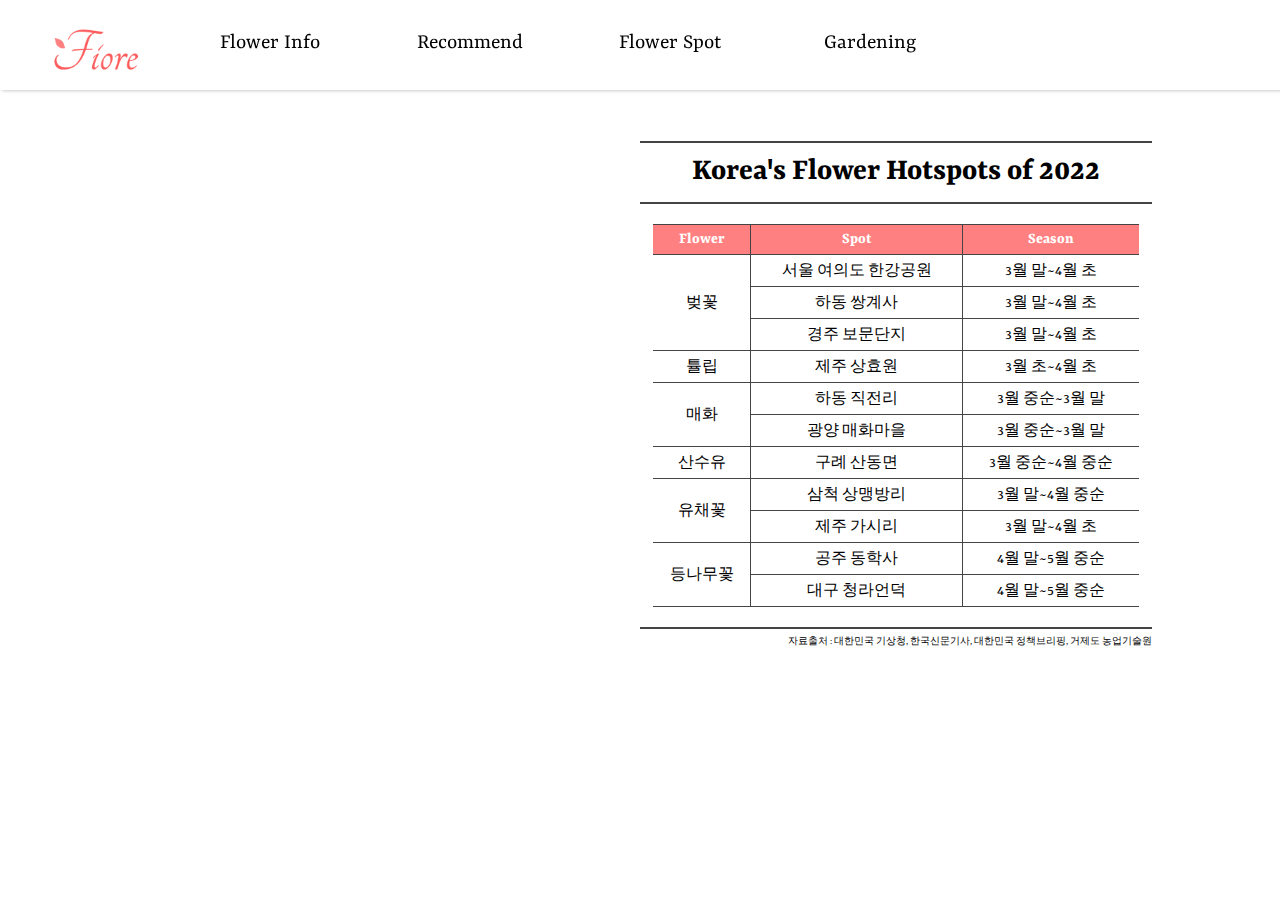
<file: FIORE/flowerSpot.html>
<!DOCTYPE html>
<html lang="ko">
<head>
  <meta charset="UTF-8">
  <meta http-equiv="X-UA-Compatible" content="IE=edge">
  <meta name="viewport" content="width=device-width, initial-scale=1.0">
  <title>Flower Spot</title>
  <link rel="preconnect" href="https://fonts.googleapis.com">
  <link rel="preconnect" href="https://fonts.gstatic.com" crossorigin>
  <link href="https://fonts.googleapis.com/css2?family=Yrsa&display=swap" rel="stylesheet">
  <link rel="stylesheet" href="flowerSpot.css">
  <script type="text/javascript" src="https://openapi.map.naver.com/openapi/v3/maps.js?ncpClientId=brz95ltnbc"></script>
</head>
<body>
	<header id="topbar">
	    <a href="Main.html"> <img id="logo" src="./img/logo.png"> </a>
	    <a href="Infomation.html" class="topnav">Flower Info</a>
	    <a href="recommend.html" class="topnav">Recommend</a>
	    <a href="flowerSpot.html" class="topnav">Flower Spot</a>
	    <a href="Gardening.html" class="topnav">Gardening</a>
	</header>
  <main>
    <!-- 지도 section -->
    <section id="mapbox">
      <div id="map"></div>
      <div id="commentDiv" style="position:absolute"></div>
    </section>

    <!-- 꽃 정보 section -->
    <section id="flowerSpot">
      <h1 class="tableHeader">Korea's Flower Hotspots of 2022</h1>
      <article>
        <table>
          <thead>
            <tr>
              <th>Flower</th>
              <th>Spot</th>
              <th>Season</th>
            </tr>
          </thead>
          <tbody>
            <tr>
              <td rowspan="3" class="flowerType">벚꽃</td>
              <td class="places" id="pl1">서울 여의도 한강공원</td>
              <td>3월 말~4월 초</td>
            </tr>
            <tr>
              <td class="places" id="pl2">하동 쌍계사</td>
              <td>3월 말~4월 초</td>
            </tr>
            <tr>
              <td class="places" id="pl3">경주 보문단지</td>
              <td>3월 말~4월 초</td>
            </tr>
            <tr>
              <td rowspan="1" class="flowerType">튤립</td>
              <td class="places" id="pl4">제주 상효원</td>
              <td>3월 초~4월 초</td>
            </tr>
            <tr>
              <td rowspan="2" class="flowerType">매화</td>
              <td class="places" id="pl5">하동 직전리</td>
              <td>3월 중순~3월 말</td>
            </tr>
            <tr>
              <td class="places" id="pl6">광양 매화마을</td>
              <td>3월 중순~3월 말</td>
            </tr>
            <tr>
              <td rowspan="1" class="flowerType">산수유</td>
              <td class="places" id="pl7">구례 산동면</td>
              <td>3월 중순~4월 중순</td>
            </tr>
            <tr>
              <td rowspan="2" class="flowerType">유채꽃</td>
              <td  class="places" id="pl8">삼척 상맹방리</td>
              <td>3월 말~4월 중순</td>
            </tr>
            <tr>
              <td class="places" id="pl9">제주 가시리</td>
              <td>3월 말~4월 초</td>
            </tr>
            <tr>
              <td rowspan="2" class="flowerType">등나무꽃</td>
              <td class="places" id="pl10">공주 동학사</td>
              <td>4월 말~5월 중순</td>
            </tr>
            <tr>
              <td class="places" id="pl11">대구 청라언덕</td>
              <td>4월 말~5월 중순</td>
            </tr>
          </tbody>
        </table>
      </article>
      <p id="dataSource">자료출처 : 대한민국 기상청, 한국신문기사, 대한민국 정책브리핑, 거제도 농업기술원</p>
    </section>
  </main>
  <div id="modal" class="modal-overlay">
    <div class="modal-window">
        <div class="title">
            <h2 id="placeName">장소이름</h2>
        </div>
        <div class="close-area">X</div>
        <div class="content">
            <p id="placeExp">설명</p>
        </div>
    </div>
  </div>
<script src="flowerSpot.js"></script>
</body>
</html>
</file>
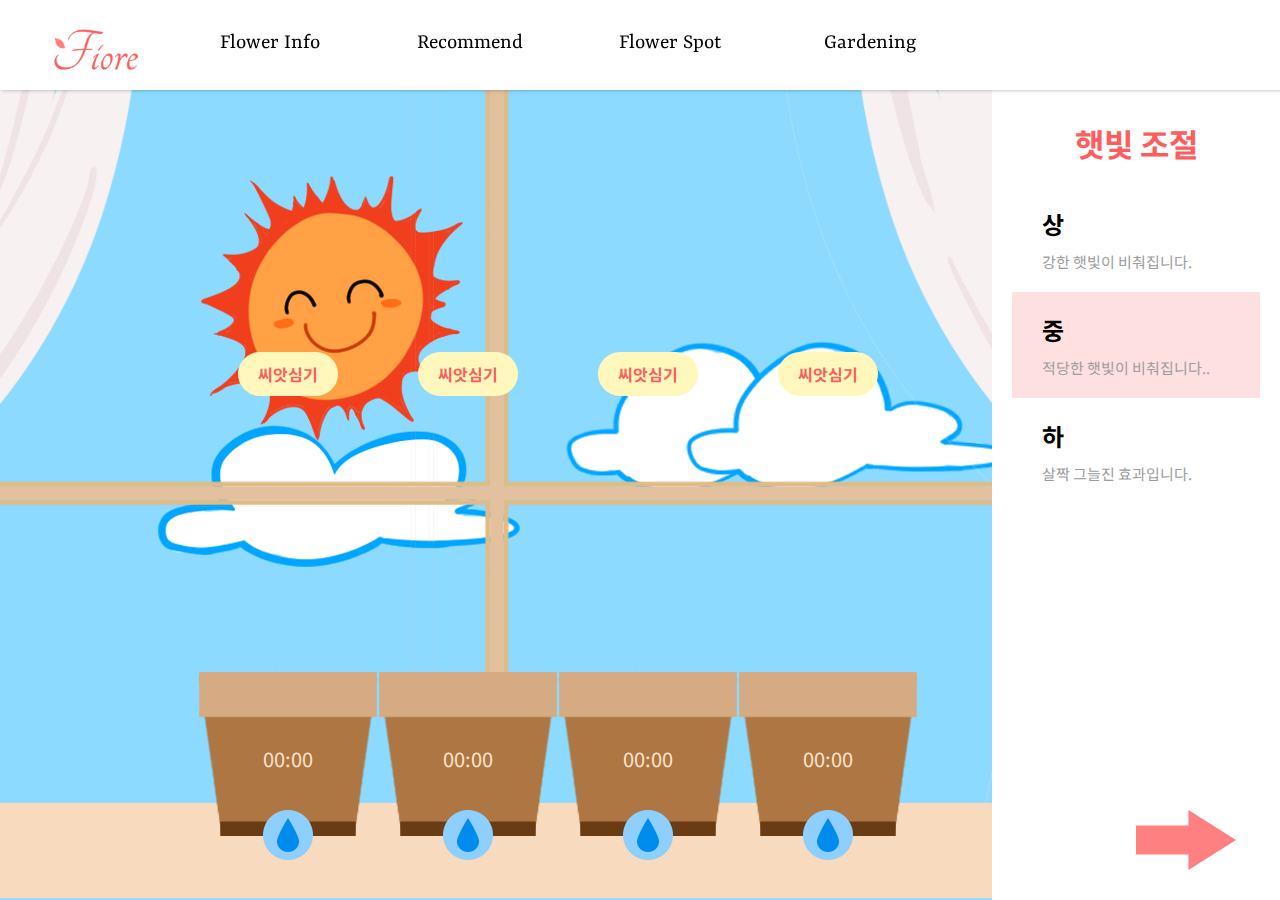
<file: FIORE/Gardening.html>
<!DOCTYPE html>
<html lang="en">

<head>
	<meta charset="UTF-8" />
	<meta http-equiv="X-UA-Compatible" content="IE=edge" />
	<meta name="viewport" content="width=device-width, initial-scale=1.0" />
	<link rel="preconnect" href="https://fonts.googleapis.com">
	<link rel="preconnect" href="https://fonts.gstatic.com" crossorigin>
	<link href="https://fonts.googleapis.com/css2?family=Noto+Sans+KR:wght@300&family=Yrsa&display=swap"
		rel="stylesheet">
	<link rel="stylesheet" type="text/css" href="Gardening.css" />
	<script type="text/javascript" defer src="Gardening.js"></script>
	<title>Gardening</title>
</head>

<body>
	<header id="topbar">
        <a href="Main.html"> <img id="logo" src="./img/logo.png"> </a>
        <a href="Infomation.html" class="topnav">Flower Info</a>
        <a href="recommend.html" class="topnav">Recommend</a>
        <a href="flowerSpot.html" class="topnav">Flower Spot</a>
        <a href="Gardening.html" class="topnav">Gardening</a>
    </header>
	<main>
		<section>
			<div id="background"></div>
			<div class="sun">
				<div id="sunLight">
					<img src="./img/sunlight.png" />
				</div>
				<div id="sunFace">
					<img src="./img/sun3.png" />
				</div>
			</div>
			<div class="clouds">
				<img src="./img/cloud1.png" />
				<img src="./img/cloud2.png" />
				<img src="./img/cloud1.png" />
				<img src="./img/cloud2.png" />
			</div>
			<article class="pots">
				<div class="pot">
					<button class="plantbtn">씨앗심기</button>
					<img class="plant" src="./img/seed.png" />
					<img class="background" src="./img/pot.png" />
					<div class="remaintime">00:00</div>
					<img class="waterbtn" src="./img/waterBtn.png" />
				</div>
				<div class="pot">
					<button class="plantbtn">수확하기</button>
					<img class="plant" src="./img/seed.png" />
					<img class="background" src="./img/pot.png" />
					<div class="remaintime">00:00</div>
					<img class="waterbtn" src="./img/waterBtn.png" />
				</div>
				<div class="pot">
					<button class="plantbtn">수확하기</button>
					<img class="plant" src="./img/seed.png" />
					<img class="background" src="./img/pot.png" />
					<div class="remaintime">00:00</div>
					<img class="waterbtn" src="./img/waterBtn.png" />
				</div>
				<div class="pot">
					<button class="plantbtn">수확하기</button>
					<img class="plant" src="./img/seed.png" />
					<img class="background" src="./img/pot.png" />
					<div class="remaintime">00:00</div>
					<img class="waterbtn" src="./img/waterBtn.png" />
				</div>
			</article>
		</section>
		<aside>
			<div id="optionHead">OPTION</div>
			<div class="option option-sun" data-value="3">
				<div class="optionName">상</div>
				<div class="optionInfo">강한 햇빛이 비춰집니다.</div>
			</div>
			<div class="option option-sun" data-value="2">
				<div class="optionName">중</div>
				<div class="optionInfo">적당한 햇빛이 비춰집니다..</div>
			</div>
			<div class="option option-sun" data-value="1">
				<div class="optionName">하</div>
				<div class="optionInfo">살짝 그늘진 효과입니다.</div>
			</div>
			<div class="option option-water" data-value="3">
				<div class="optionName">많이</div>
				<div class="optionInfo">충분히 양껏 줍니다.</div>
			</div>
			<div class="option option-water" data-value="2">
				<div class="optionName">적당히</div>
				<div class="optionInfo">흙이 마르지 않게 적셔줍니다.</div>
			</div>
			<div class="option option-water" data-value="1">
				<div class="optionName">조금</div>
				<div class="optionInfo">흙이 마르면 조금 줍니다.</div>
			</div>
			<div class="option option-seed" data-value="hyacinth">
				<div class="optionName">히아신스</div>
				<div class="optionInfo">작은 꼿이 덩어리로 핍니다.<br />파란색과 보라색이 있습니다.</div>
			</div>
			<div class="option option-seed" data-value="tulip">
				<div class="optionName">튤립</div>
				<div class="optionInfo">귀여운 구근 식물입니다.<br />주황색과 분홍색이 있습니다.</div>
			</div>
			<div class="option option-seed" data-value="rose">
				<div class="optionName">장미</div>
				<div class="optionInfo">로맨틱한 향기의 꽃입니다.<br />붉은색과 하얀색이 있습니다.</div>
			</div>
			<div class="option option-seed" data-value="lily">
				<div class="optionName">백합</div>
				<div class="optionInfo">순결을 상징하는 꽃입니다.<br />흰색과 노란색이 있습니다.</div>
			</div>
			<div class="option option-seed" data-value="anemone">
				<div class="optionName">아네모네</div>
				<div class="optionInfo">아~ 네모네.<br />보라색과 붉은색이 있습니다.</div>
			</div>
			<div class="option option-seed" data-value="daffodil">
				<div class="optionName">수선화</div>
				<div class="optionInfo">물을 많이 먹는 꽃입니다.<br />노란색과 하얀색이 있습니다.</div>
			</div>
			<div class="option option-seed" data-value="lavender">
				<div class="optionName">라벤더</div>
				<div class="optionInfo">아름다운 연보라색이 우아합니다.</div>
			</div>
			<div class="option option-seed" data-value="sunflower">
				<div class="optionName">해바라기</div>
				<div class="optionInfo">태양을 사랑하는 샛노란 꽃입니다.</div>
			</div>
			<a href="#" onclick="window.open('myGarden.html')">
				<img id="pageSwitch" src="./img/arrow.png" /></a>
		</aside>
	</main>
</body>

</html>
</file>
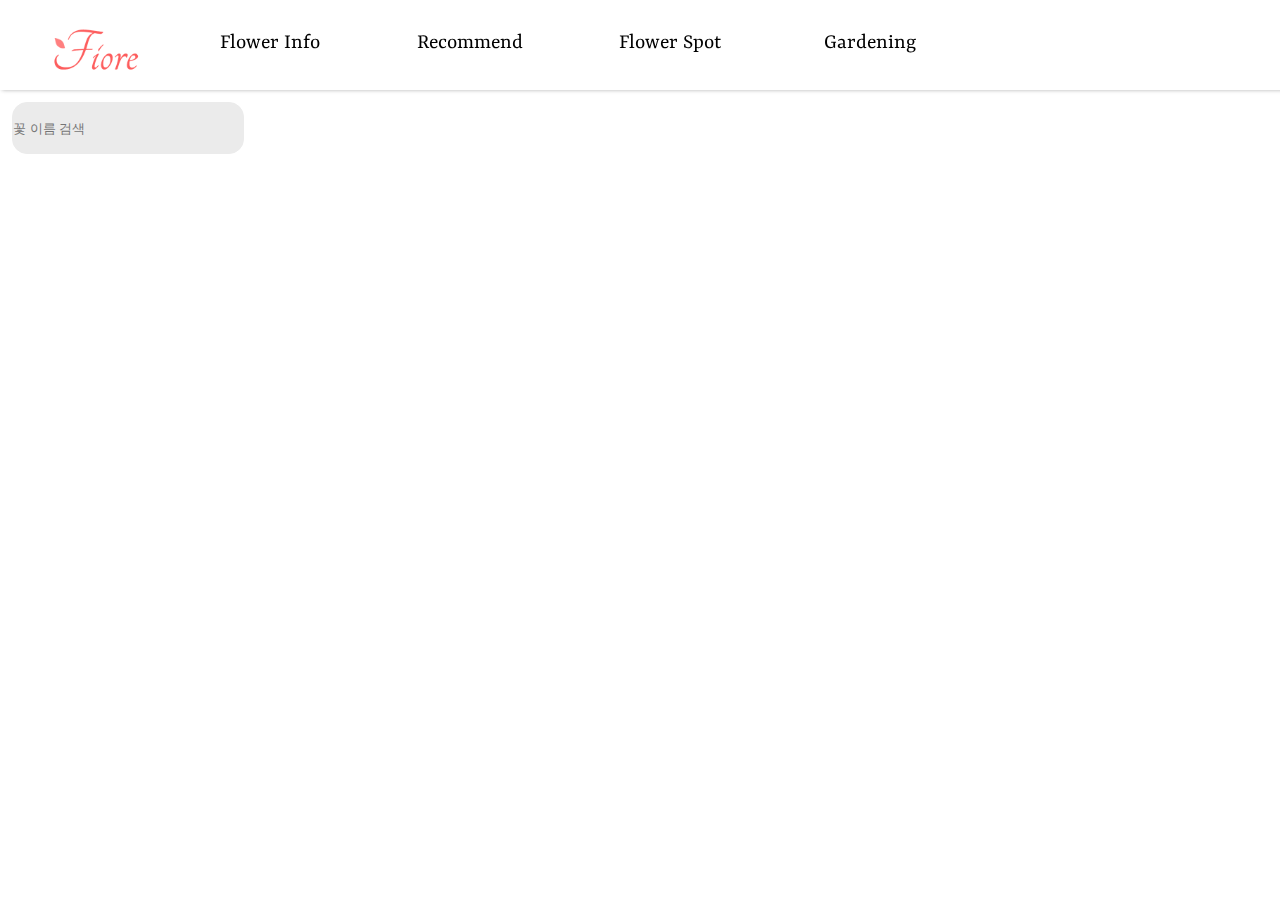
<file: FIORE/Infomation.html>
<!DOCTYPE html>
<html>
<head>
<meta charset="UTF-8">
<title>FIORE</title>
<link rel="preconnect" href="https://fonts.googleapis.com">
<link rel="preconnect" href="https://fonts.gstatic.com" crossorigin>
<link href="https://fonts.googleapis.com/css2?family=Noto+Sans+KR:wght@300&family=Yrsa&display=swap" rel="stylesheet">
<style>
	@charset "utf-8";
        * {
            margin: 0;
            padding: 0;
        }
    body{
    		height: 100%;
    		width: 100%;
    		margin: 0;
            padding: 0;
    	}
	header {
            z-index: 99;
            position: fixed;
            width: 100%;
            height: 90px;
            padding-left: 50px;
            box-shadow: 2px 0px 4px #0000004f;
            background-color: white;

            display: flex;
        }
	section {
			margin-top: 90px;
			height: 80%; 
			width: 75%; 
			float: left; 
			overflow: scroll; 
			padding-left: 5%;
			padding-top: 5%;
			-ms-overflow-style: none;
		}
	section::-webkit-scrollbar{
			display: none;
	}
	#logo {
            width: 90px;
        }
        .topnav {
            width: 120px;
            text-align: center;
            padding: 30px 10px;
            margin-left: 60px;
            font-size: 22px;
            text-decoration: none;
            color: black;
            font-family: 'Yrsa', serif;
        }
        .topnav:hover {
            border-bottom: 3px solid #FD5D5D;
            color: #FD5D5D;
        }
	h2 a {
			text-decoration: none;
		}
	nav {
			margin-top: 90px; 
			width: 20%; 
			height: 80%; 
			float: left; 
			overflow: scroll;
			-ms-overflow-style: none;
		}
	nav::-webkit-scrollbar{
			display: none;
		}
	ul {
			list-style: none; 
		}
	section div{
			background: #FFECEC;
			border-radius: 10px;
		}
	li {
			color: black; 
			height: 66px;
			border: 1px solid #C5C5C5; 
			padding-top: 1.3em;
			box-sizing: border-box;
			padding-left: 1em;
			font-family: "Noto Sans KR", sans-selif;
		}
	li:hover {
		background: #FFD7D7;
		}
	#input{
			width: 90%;
			height: 50px;
			margin: 12px;
			left: -10px;

			background: #EBEBEB;
			border: 1px solid #EBEBEB;
			border-radius: 15px;
		}
	#img{
			width: 224px;
			height: 224px;
			background: #FFECEC;
			border-radius: 10px;
			float: left;
		}
	#nameTag{
			float: left;
			position: relative;
			margin-left: 14px;
			width: 592px;
			height: 224px;
			background: #FFECEC;
			border-radius: 10px;
		}
	#innerNameTag{
			position: absolute;
			bottom: 18px;
			left: 18px;
		}
	#flowLang{
			width: 794px;
			height: 91px;
			float: left;
			padding: 17px 18px 0 18px;
			margin-top: 13px;

			background: #FFECEC;
			border-radius: 10px;
		}
	#fContent{
			width: 794px;
			height: 131px;
			float: left;
			padding: 17px 18px 0 18px;
			margin-top: 13px;

			background: #FFECEC;
			border-radius: 10px;
		}
	#fUse{
			width: 794px;
			height: 131px;
			float: left;
			padding: 17px 18px 0 18px;
			margin-top: 13px;

			background: #FFECEC;
			border-radius: 10px;
		}
	#fGrow{
			width: 794px;
			height: 131px;
			float: left;
			padding: 17px 18px 0 18px;
			margin-top: 13px;

			background: #FFECEC;
			border-radius: 10px;
		}
	#fType{
			width: 794px;
			height: 131px;
			float: left;
			padding: 17px 18px 0 18px;
			margin-top: 13px;

			background: #FFECEC;
			border-radius: 10px;
		}
</style>
</head>
<body>
	<header id="topbar">
        <a href="Main.html"> <img id="logo" src="./img/logo.png"> </a>
        <a href="Infomation.html" class="topnav">Flower Info</a>
        <a href="recommend.html" class="topnav">Recommend</a>
        <a href="flowerSpot.html" class="topnav">Flower Spot</a>
        <a href="Gardening.html" class="topnav">Gardening</a>
    </header>
	<nav id="nav">
		<ul id="list">
		<input onkeyup="searchName()" type="text" id="input" placeholder="꽃 이름 검색" value="">
		</ul>
	</nav>
	<section id="section">
	</section>
	<script>
	let xhr = new XMLHttpRequest();
	let url = 'http://apis.data.go.kr/1390804/NihhsTodayFlowerInfo01/selectTodayFlowerList01';
	let queryParams = '?' + encodeURIComponent('serviceKey') + '='+'R7Y2gKOGiTpCr38JTAdNMKjKIkgRaqgUZteHLc%2B1KTuhpY5vBCGXORI9UB6K%2B%2FfaNeBi2EHOtxFa14q6ZsdTXg%3D%3D';
	queryParams += '&' + encodeURIComponent('numOfRows') + '=' + encodeURIComponent('366');
	queryParams += '&' + encodeURIComponent('searchType') + '=' + encodeURIComponent('1');
	xhr.open('GET', url + queryParams);
	xhr.onreadystatechange = function () {
	    if (this.readyState == 4) {
	    	let xmlDoc = this.responseXML;
	    	let flowNm = xmlDoc.getElementsByTagName("flowNm");
	    	let n = document.getElementById("list");
	        for(let i = 0; i < flowNm.length; i++){
	        	let childObj = document.createElement("li");
	        	childObj.addEventListener("click", aboutList);
	        	childObj.innerHTML = flowNm[i].childNodes[0].nodeValue;
	        	n.appendChild(childObj);
	        }
	    }
	};

	xhr.send('');
	
	let lastObj = null;
	
	function aboutList(){
		if(lastObj){
			lastObj.style.backgroundColor = "white";
		}
		lastObj = this;
		this.style.backgroundColor = "#FFD7D7";
		let eventQueryParams = '?' + encodeURIComponent('serviceKey') + '='+'R7Y2gKOGiTpCr38JTAdNMKjKIkgRaqgUZteHLc%2B1KTuhpY5vBCGXORI9UB6K%2B%2FfaNeBi2EHOtxFa14q6ZsdTXg%3D%3D';
		eventQueryParams += '&' + encodeURIComponent('searchType') + '=' + encodeURIComponent('9');
		eventQueryParams += '&' + encodeURIComponent('searchWord') + '=' + encodeURIComponent(this.innerHTML);
		xhr.open('GET', url + eventQueryParams);
		xhr.onreadystatechange = function () {
		    if (this.readyState == 4) {
		    	let xmlDoc = this.responseXML;
		    	let dataNo = xmlDoc.getElementsByTagName("dataNo");
		    	let searchUrl = "http://apis.data.go.kr/1390804/NihhsTodayFlowerInfo01/selectTodayFlowerView01";
		    	let searchQueryParams = '?' + encodeURIComponent('serviceKey') + '='+'R7Y2gKOGiTpCr38JTAdNMKjKIkgRaqgUZteHLc%2B1KTuhpY5vBCGXORI9UB6K%2B%2FfaNeBi2EHOtxFa14q6ZsdTXg%3D%3D';
		    	searchQueryParams += '&' + encodeURIComponent('dataNo') + '=' + encodeURIComponent(dataNo[0].childNodes[0].nodeValue);
		    	xhr.open('GET', searchUrl + searchQueryParams);
		    	xhr.onreadystatechange = function () {
		    	    if (this.readyState == 4) {
		    	    	let xmlDoc = this.responseXML;
		    	    	let flowNmObj = xmlDoc.getElementsByTagName("flowNm");
		    	    	let flowNm = flowNmObj[0].childNodes[0].nodeValue;
		    	    	let flowLangObj = xmlDoc.getElementsByTagName("flowLang");
		    	    	let flowLang = flowLangObj[0].childNodes[0].nodeValue;
		    	    	let fMonthObj = xmlDoc.getElementsByTagName("fMonth");
		    	    	let fMonth = fMonthObj[0].childNodes[0].nodeValue;
		    	    	let fDayObj = xmlDoc.getElementsByTagName("fDay");
		    	    	let fDay = fDayObj[0].childNodes[0].nodeValue;
		    	    	let fSctNmObj = xmlDoc.getElementsByTagName("fSctNm");
		    	    	let fSctNm = fSctNmObj[0].childNodes[0].nodeValue;
		    	    	let fEngNmObj = xmlDoc.getElementsByTagName("fEngNm");
		    	    	let fEngNm = fEngNmObj[0].childNodes[0].nodeValue;
		    	    	let fContentObj = xmlDoc.getElementsByTagName("fContent");
		    	    	let fContent = fContentObj[0].childNodes[0].nodeValue;
		    	    	let fUseObj = xmlDoc.getElementsByTagName("fUse");
		    	    	let fUse = fUseObj[0].childNodes[0].nodeValue;
		    	    	let fGrowObj = xmlDoc.getElementsByTagName("fGrow");
		    	    	let fGrow = fGrowObj[0].childNodes[0].nodeValue;
		    	    	let fTypeObj = xmlDoc.getElementsByTagName("fType");
		    	    	let fType = fTypeObj[0].childNodes[0].nodeValue;
		    	    	let imgUrl1Obj = xmlDoc.getElementsByTagName("imgUrl1");
		    	    	let imgUrl1 = imgUrl1Obj[0].childNodes[0].nodeValue;
		    	    	let section = document.getElementById("section");
		    	    	section.innerHTML = "";
		    	    	section.innerHTML = "<div id='img' style='background: url("+imgUrl1+"); background-repeat : no-repeat; background-size: cover;'></div>";
		    	    	section.innerHTML += "<div id='nameTag'><div id='innerNameTag'><h1>"+flowNm+"</h1>"+
		    	    						 "<p id='fSctNm'>"+fSctNm+"</p>" +
		    	    						 "<p id='fEngNm'>"+fEngNm+"</p></div></div>";
		    	    	section.innerHTML += "<div id='flowLang'><h3>꽃말</h3><br><p>"+flowLang+"</p></div>";
		    	    	section.innerHTML += "<div id='fContent'><h3>설명</h3><br><p>"+fContent+"</p></div>";
		    	    	section.innerHTML += "<div id='fUse'><h3>이용법</h3><br><p>"+fUse+"</p></div>";
		    	    	section.innerHTML += "<div id='fGrow'><h3>기르는 법</h3><br><p>"+fGrow+"</p></div>";
		    	    	section.innerHTML += "<div id='fType'><h3>자생지</h3><br><p>"+fType+"</p></div>";
		    	    }
		    	};
		    	xhr.send('');
		    }
		};
		xhr.send('');
	}
	
	function searchName(){
		value = document.getElementById("input").value;
		liObj = document.getElementsByTagName("li");
		
		for(i=0; i<liObj.length; i++){
			itemName = liObj[i].innerHTML;
			if(itemName.indexOf(value)>-1){
				liObj[i].style.display = "flex";
			}else{
				liObj[i].style.display = "none";
			}
		}
	}
	</script>
	
</body>
</html>
</file>
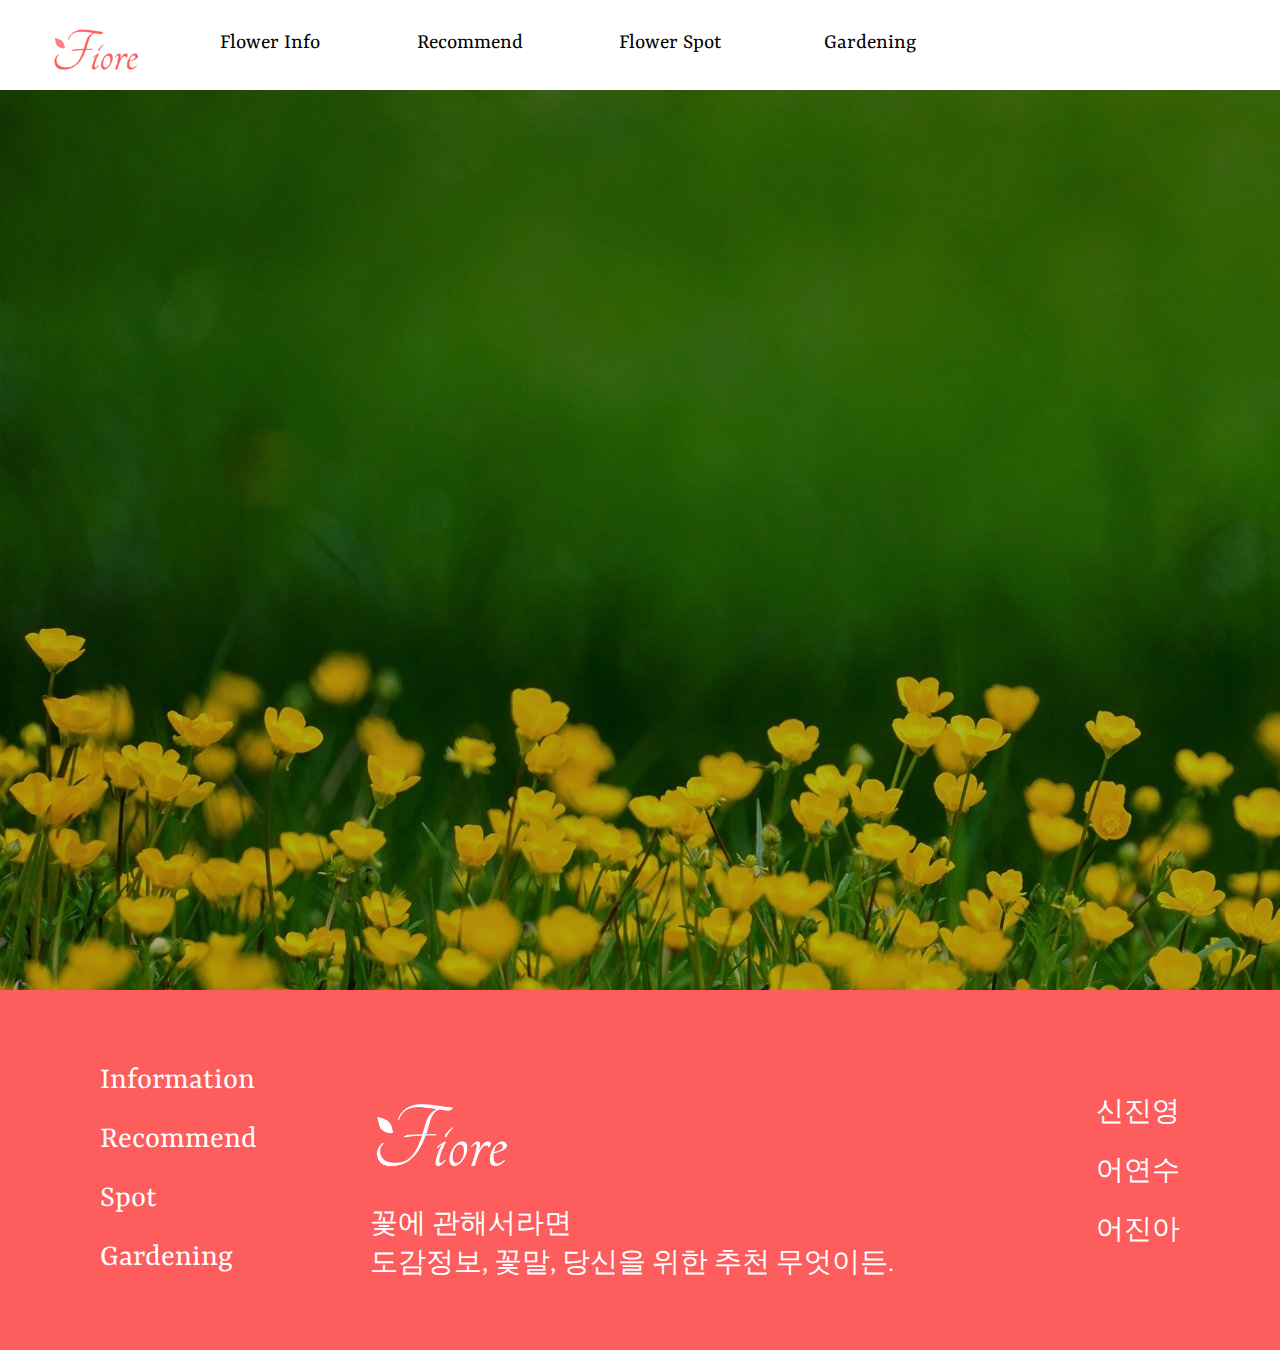
<file: FIORE/Main.html>
<!DOCTYPE html>
<html>

<head>
    <meta charset="UTF-8">
    <title>FIORE</title>
    <link rel="preconnect" href="https://fonts.googleapis.com">
    <link rel="preconnect" href="https://fonts.gstatic.com" crossorigin>
    <link href="https://fonts.googleapis.com/css2?family=Yrsa&display=swap" rel="stylesheet">

    <style>
        @charset "utf-8";

        * {
            margin: 0;
            padding: 0;
            font-family: 'Yrsa', serif;
            color: white;
        }

        html,
        body {
            height: 100%;
            width: 100%;
        }

        header {
            z-index: 99;
            position: fixed;
            width: 100%;
            height: 90px;
            padding-left: 50px;
            background-color: white;

            display: flex;
        }
        #logo {
            width: 90px;
        }
        .topnav {
            width: 120px;
            text-align: center;
            padding: 30px 10px;
            margin-left: 60px;
            font-size: 22px;
            text-decoration: none;
            color: black;
            font-family: 'Yrsa', serif;
        }
        .topnav:hover {
            border-bottom: 3px solid #FD5D5D;
            color: #FD5D5D;
        }

        section {
            filter: brightness(70%);
            width: 100%;
            height: 100%;
            padding-top: 90px;
        }

        footer {
            padding: 50px 100px;
            height: 260px;
            background-color: #FD5D5D;
            display: flex;
            align-items: center;
            justify-content: space-between;
        }

        #footerList {
            display: flex;
            flex-direction: column;
            align-items: flex-start;
            flex: 1;
        }

        .footerA {
            flex: 1;
            font-size: 32px;
            padding: 10px 0px;
            text-align: left;
            text-decoration: none;
        }

        .footerA:hover {
            animation: imagemove 0.5s;
            animation-fill-mode: forwards;
        }

        @keyframes imagemove {
            0% {
                transform: translateX(0px);
            }

            100% {
                transform: translateX(10px);
            }
        }

        #footlogo {
            width: 140px;
        }

        #footerInformation {
            flex: 2;
        }

        #footInfo {
            font-size: 28px;
        }

        #footerDevName {
            flex: 1;
            text-align: right;
        }

        .devname {
            padding: 10px 0px;
            font-size: 28px;
        }
    </style>

</head>

<body>
	<header id="topbar">
        <a href="Main.html"> <img id="logo" src="./img/logo.png"> </a>
        <a href="Infomation.html" class="topnav">Flower Info</a>
        <a href="recommend.html" class="topnav">Recommend</a>
        <a href="flowerSpot.html" class="topnav">Flower Spot</a>
        <a href="Gardening.html" class="topnav">Gardening</a>
    </header>
    <section id="backImg">
    </section>
    <footer>
        <div id="footerList">
            <a href="Infomation.html" class="footerA">Information </a>
            <a href="recommend.html" class="footerA">Recommend</a>
            <a href="flowerSpot.html" class="footerA">Spot</a>
            <a href="Gardening.html" 	class="footerA" >Gardening</a>
        </div>
        <div id="footerInformation">
            <img id="footlogo" src="./img/whitelogo.png">
            <div id="footInfo">꽃에 관해서라면<br>
                도감정보, 꽃말, 당신을 위한 추천 무엇이든.</div>
        </div>
        <div id="footerDevName">
            <p class="devname">신진영</p>
            <p class="devname">어연수</p>
            <p class="devname">어진아</p>
        </div>
    </footer>
</body>
<script>
    let rannum = Math.floor((Math.random() * 7 + 1));
    let backImg = document.getElementById("backImg");
    backImg.style.backgroundImage = `url('./img/back${rannum}.jpg')`;

    
    window.addEventListener('scroll', function() {
        if(window.scrollY){
            document.getElementById("topbar").style.backgroundColor = `#ffffff`;
            document.getElementById("logo").src = "./img/logo.png"
            document.getElementsByClassName("topnav")[0].style.color = "#000000";
            document.getElementsByClassName("topnav")[1].style.color = "#000000";
            document.getElementsByClassName("topnav")[2].style.color = "#000000";
            document.getElementsByClassName("topnav")[3].style.color = "#000000";
        }else{
            document.getElementById("topbar").style.backgroundColor = "#ffffff00";
            document.getElementById("logo").src = "./img/whitelogo.png"
            document.getElementsByClassName("topnav")[0].style.color = "#ffffff";
            document.getElementsByClassName("topnav")[1].style.color = "#ffffff";
            document.getElementsByClassName("topnav")[2].style.color = "#ffffff";
            document.getElementsByClassName("topnav")[3].style.color = "#ffffff";
            
        }
    });
</script>

</html>
</file>
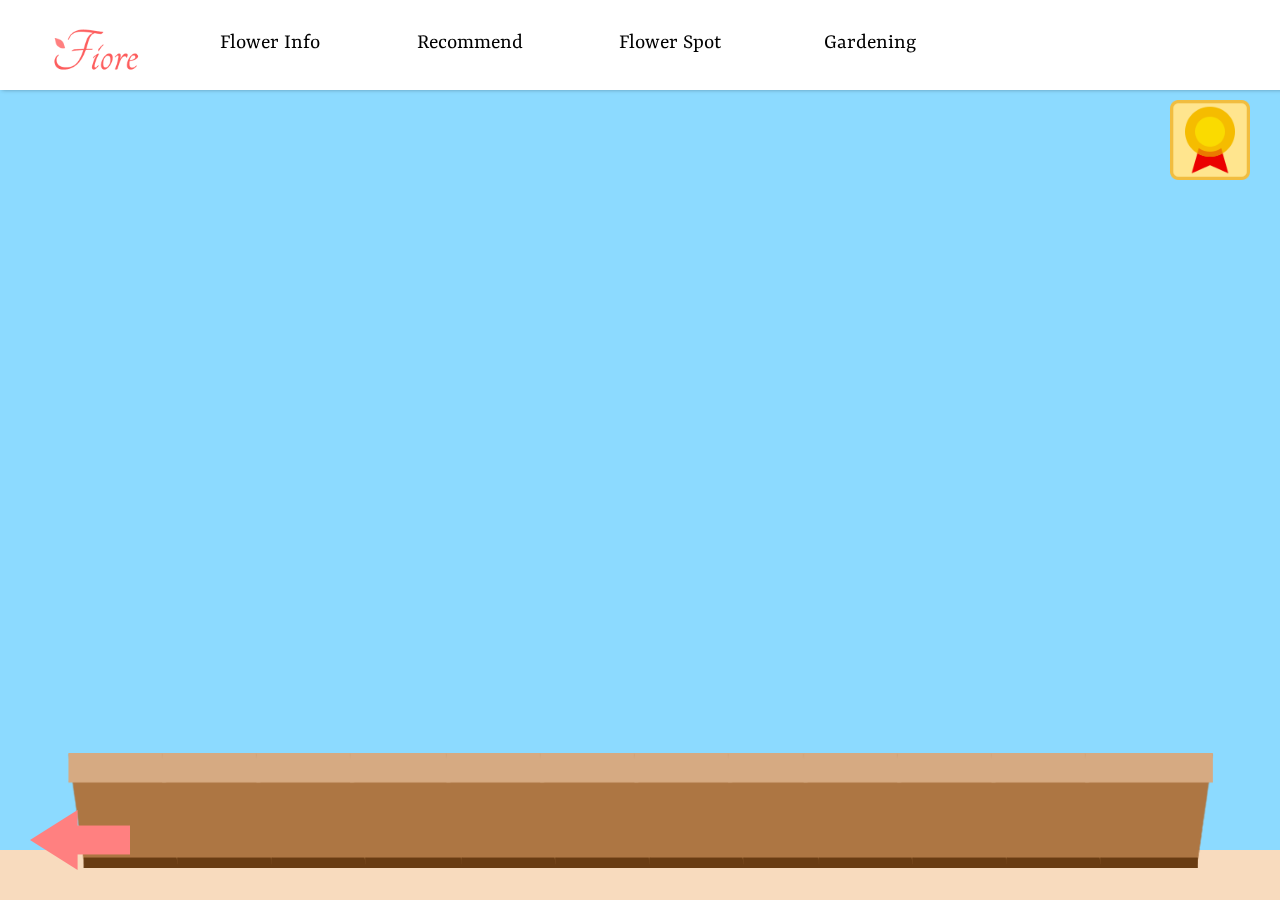
<file: FIORE/myGarden.html>
<!DOCTYPE html>
<html lang="en">

<head>
    <meta charset="UTF-8">
    <meta http-equiv="X-UA-Compatible" content="IE=edge">
    <meta name="viewport" content="width=device-width, initial-scale=1.0">
    <link rel="stylesheet" type="text/css" href="myGarden.css">
    <link rel="preconnect" href="https://fonts.googleapis.com">
	<link rel="preconnect" href="https://fonts.gstatic.com" crossorigin>
	<link href="https://fonts.googleapis.com/css2?family=Noto+Sans+KR:wght@300&family=Yrsa&display=swap"
		rel="stylesheet">
    <script type="text/javascript" defer src="myGarden.js"></script>
    <title>Gardening</title>
</head>

<body>
    <header id="topbar">
        <a href="Main.html"> <img id="logo" src="./img/logo.png"> </a>
        <a href="Infomation.html" class="topnav">Flower Info</a>
        <a href="recommend.html" class="topnav">Recommend</a>
        <a href="flowerSpot.html" class="topnav">Flower Spot</a>
        <a href="Gardening.html" class="topnav">Gardening</a>
    </header>
    <a href="#" onclick="window.open('Gardening.html')">
    <img id="pageSwitch" src="./img/reversearrow.png" /></a>
    <aside> 
        <img id="challengeBtn" src="./img/challengeIcon.png">
        <div id="challengeBox">
            <div class="challList">
                <div class="challText" data-value="rose4">
                    <div class="challName">순수</div>
                    <div class="challInfo">하얀 장미꽃이 피었습니다.</div>
                </div>
                <img class="challcheck" src="./img/checkGreen.png">
            </div>
            <div class="challList">
                <div class="challText" data-value="rose3">
                    <div class="challName">열렬한 사랑</div>
                    <div class="challInfo">빨간 장미꽃 가시에 주의하세요.</div>
                </div>
                <img class="challcheck" src="./img/checkGreen.png">
            </div>
            <div class="challList">
                <div class="challText" data-value="hyacinth3">
                    <div class="challName">불변</div>
                    <div class="challInfo">푸른 히아신스가 피었습니다.</div>
                </div>
                <img class="challcheck" src="./img/checkGreen.png">
            </div>
            <div class="challList">
                <div class="challText" data-value="hyacinth4">
                    <div class="challName">영원한 사랑</div>
                    <div class="challInfo">보라색 히아신스가 피었습니다.</div>
                </div>
                <img class="challcheck" src="./img/checkGreen.png">
            </div>
            <div class="challList">
                <div class="challText" data-value="tulip3">
                    <div class="challName">수줍음</div>
                    <div class="challInfo">주황색 튤립이 피었습니다.</div>
                </div>
                <img class="challcheck" src="./img/checkGreen.png">
            </div>
            <div class="challList">
                <div class="challText" data-value="tulip4">
                    <div class="challName">애정</div>
                    <div class="challInfo">분홍색 튤립이 피었습니다.</div>
                </div>
                <img class="challcheck" src="./img/checkGreen.png">
            </div>
            <div class="challList">
                <div class="challText" data-value="lily3">
                    <div class="challName">순결</div>
                    <div class="challInfo">하얀 백합이 피었습니다.</div>
                </div>
                <img class="challcheck" src="./img/checkGreen.png">
            </div>
            <div class="challList">
                <div class="challText" data-value="lily4">
                    <div class="challName">죽음</div>
                    <div class="challInfo">노란 백합이 피었습니다.</div>
                </div>
                <img class="challcheck" src="./img/checkGreen.png">
            </div>
            <div class="challList">
                <div class="challText" data-value="anemone3">
                    <div class="challName">기다림</div>
                    <div class="challInfo">보라색 아네모네가 피었습니다.</div>
                </div>
                <img class="challcheck" src="./img/checkGreen.png">
            </div>
            <div class="challList">
                <div class="challText" data-value="anemone4">
                    <div class="challName">고독</div>
                    <div class="challInfo">빨간색 아네모네가 피었습니다.</div>
                </div>
                <img class="challcheck" src="./img/checkGreen.png">
            </div>
            <div class="challList">
                <div class="challText" data-value="daffodil3">
                    <div class="challName">자기애</div>
                    <div class="challInfo">노란 수선화가 피었습니다.</div>
                </div>
                <img class="challcheck" src="./img/checkGreen.png">
            </div>
            <div class="challList">
                <div class="challText" data-value="daffodil4">
                    <div class="challName">자존심</div>
                    <div class="challInfo">하얀 수선화가 피었습니다.</div>
                </div>
                <img class="challcheck" src="./img/checkGreen.png">
            </div>
            <div class="challList">
                <div class="challText" data-value="lavender3">
                    <div class="challName">침묵</div>
                    <div class="challInfo">라벤더꽃이 피었습니다.</div>
                </div>
                <img class="challcheck" src="./img/checkGreen.png">
            </div>
            <div class="challList">
                <div class="challText" data-value="sunflower3">
                    <div class="challName">동경</div>
                    <div class="challInfo">해바라기가 피었습니다.</div>
                </div>
                <img class="challcheck" src="./img/checkGreen.png">
            </div>
            <div class="challList">
                <div class="challText" data-value="0">
                    <div class="challName">완벽</div>
                    <div class="challInfo">모든 꽃을 수집했습니다!</div>
                </div>
                <img class="challcheck" src="./img/checkGreen.png">
            </div>
        </div>
    </aside>
    <section>
        <article class="plants">
        </article>
        <article class="pot">
            <img id="pot" src="./img/longpot.png">
        </article>
    </section>
    <footer></footer>
</body>

</html>
</file>
<file: FIORE/flowerSpot.css>
*{
  margin: 0;
  padding: 0;
  font-family: 'Noto Sans KR','Yrsa', sans-serif;
}

html,
body{
    background-color: white;
    width: 100%;
    height: 100%;
    margin: 0px;
    overflow: hidden;
}

        header {
            z-index: 99;
            position: fixed;
            width: 100%;
            height: 90px;
            padding-left: 50px;
            box-shadow: 2px 0px 4px #0000004f;
            background-color: white;

            display: flex;
        }
        #logo {
            width: 90px;
        }
        .topnav {
            width: 120px;
            text-align: center;
            padding: 30px 10px;
            margin-left: 60px;
            font-size: 22px;
            text-decoration: none;
            color: black;
            font-family: 'Yrsa', serif;
        }
        .topnav:hover {
            border-bottom: 3px solid #FD5D5D;
            color: #FD5D5D;
        }

main{
  display: flex;
  flex-direction: row;
  align-items: center;
}

section {
  margin-top: 11%;
}

#mapbox {
  flex: 1;
  margin-left: 10%;
}

#map {
  width:90%;
  height:500px;
}

#flowerSpot {
  flex: 1;
  text-align: center;
  margin-right: 10%;
  border-top: 2px solid #444444;
}

article {
  padding-bottom: 20px;
  border-bottom: 2px solid #444444;
}

.tableHeader{
  padding: 10px;
  margin-bottom: 20px;
  border-bottom: 2px solid #444444;
  font-size: 2rem;
}

table {
  margin: 0 auto;
  width: 95%;
  border-top: 1px solid #444444;
  border-collapse: collapse;
}
th {
  background-color: #FF8080;
  color: white;
}
th, td {
  border-bottom: 1px solid #444444;
  border-left: 1px solid #444444;
  padding: 5px;
}
th:first-child, .flowerType {
  border-left: none;
}
td:not(.flowerType):hover {
  background-color: rgba(255,128,128,0.2);
}

#flowerPlace {
  cursor: pointer;
}

#dataSource {
  margin-top: 5px;
  text-align: right;
  font-size: x-small;
}

/* 모달 창 */
#modal.modal-overlay {
  width: 100%;
  height: 100%;
  position: absolute;
  left: 0;
  top: 0;
  display: flex;
  flex-direction: column;
  align-items: center;
  justify-content: center;
  display: none;
  background: rgba(230, 230, 230, 0.25);
  box-shadow: 0 8px 32px 0 rgba(31, 38, 135, 0.37);
  backdrop-filter: blur(1.8px);
  -webkit-backdrop-filter: blur(1.5px);
  border-radius: 10px;
  border: 1px solid rgba(255, 255, 255, 0.18);
}

#modal .modal-window {
  background: rgba(253, 93, 93, 0.724);
  box-shadow: 0 8px 32px 0 rgba( 31, 38, 135, 0.37 );
  backdrop-filter: blur( 13.5px );
  -webkit-backdrop-filter: blur( 13.5px );
  border-radius: 10px;
  border: 1px solid rgba( 255, 255, 255, 0.18 );

  width: 550px;
  height: 260px;
  position: relative;
  top: -80px;
  padding: 30px;
}

#modal .title {
  padding-left: 10px;
  display: inline;
  text-shadow: 1px 1px 2px gray;
  color: white;
}

#modal .title h2 {
  display: inline;
  font-size: 2rem;
  font-weight: 900;
}

#modal .close-area {
  display: inline;
  float: right;
  padding-right: 10px;
  cursor: pointer;
  text-shadow: 1px 1px 2px gray;
  color: white;
}

#modal .content {
  margin-top: 20px;
  padding: 0px 10px;
  /* text-shadow: 1px 1px 2px gray; */
  color: white;
  font-size: 1.5rem;
}
</file>
<file: FIORE/Gardening.css>
@charset "utf-8";
* {
	margin: 0;
	padding: 0;
	font-family: "Noto Sans KR", sans-serif;
}
html,
body {
	width: 100%;
	height: 100%;
	margin: 0px;
	overflow: hidden;
}
header {
	z-index: 99;
	position: fixed;
	width: 100%;
	height: 90px;
	padding-left: 50px;
	box-shadow: 2px 0px 4px #0000004f;

	display: flex;
}
#logo {
	width: 90px;
}
.topnav {
	width: 120px;
	text-align: center;
	padding: 30px 10px;
	margin-left: 60px;
	font-size: 22px;
	text-decoration: none;
	color: black;
	font-family: 'Yrsa', serif;
}
.topnav:hover {
	border-bottom: 3px solid #FD5D5D;
	color: #FD5D5D;
}
main {
	padding-top: 90px;
	display: flex;
	flex-direction: row;
	width: 100%;
	height: calc(100% - 90px);
}
section {
	flex: 4;

	position: relative;
	background-color: #8cdaff;

	display: flex;
	justify-content: center;
	align-items: center;
    user-select: none;
    -webkit-user-drag: none;
}
#background {
	position: absolute;
	height: 100%;
	width: 100%;
	background-image: url("./img/background.png");
	background-size: auto 100%;
	background-repeat: no-repeat;
	background-position: center;

    z-index: 3;
}
aside {
	flex: 1;
	z-index: 4;
	background-color: white;
	text-align: center;
	padding: 30px 20px;
    overflow: auto;

}
aside::-webkit-scrollbar{
    width: 6px;
}
aside::-webkit-scrollbar-thumb{
    height: 27%;
    background-color: #c2c2c2;
    border-radius: 10px;
}
aside::-webkit-scrollbar-track{
    background-color: #9c9c9c36;
}
#optionHead {
	font-size: 32px;
	color: #fd5d5d;
	font-weight: bold;
	padding-bottom: 20px;
}
.option {
	text-align: left;
	padding: 20px 30px;

    cursor: pointer;
    user-select: none;
}
.option:hover{
    background-color: #e7e7e7;
}
.option:active{
    background-color: #ffe0e0;
}
.optionName {
	font-size: 24px;
	font-weight: bold;
	padding-bottom: 10px;
}
.optionInfo {
	font-size: 15px;
	color: #9c9c9c;
}
#pageSwitch {
	position: absolute;
	bottom: 30px;
}
#pageSwitch:hover{
    animation: imageshake 1s;
    animation-iteration-count: infinite;
}
#pageSwitch:active{
    filter: brightness(80%);
}
@keyframes imageshake{
    0% {transform: translateX(0px);}
    50% {transform: translateX(5px);}
    100% {transform: translateX(0px);}
}
#sunLight {
	position: absolute;
	top: 10%;
	left: 20%;
	z-index: 2;
	animation: imagerotation 4s;
	transform-origin: 50% 50%;
	animation-iteration-count: infinite;
	animation-timing-function: linear;
}
#sunFace {
	position: absolute;
	top: 10%;
	left: 20%;
	z-index: 3;
	animation: imagescale 2s;
	animation-iteration-count: infinite;
}
@keyframes imagerotation {
	from {
		transform: rotate(0deg);
	}
	to {
		transform: rotate(360deg);
	}
}
@keyframes imagescale {
	0% {
		transform: scale(0.85);
	}
	50% {
		transform: scale(0.9);
	}
	100% {
		transform: scale(0.85);
	}
}
.clouds {
	position: absolute;
	width: 100%;
	height: 100%;
	z-index: 0;
}
.clouds img{
	position: absolute;

	transition: 0.25s;
}
.pots {
    position: relative;
    
    width: 60%;
    margin-top: 20%;
    
	display: flex;
	justify-content: space-around;
    
	z-index: 100;

}
.pot {
    position: relative;
	display: flex;
	flex-direction: column;
    justify-content: space-around;

}

.plantbtn {
    cursor: pointer;

	font-size: 16px;
	color: #fd5d5d;
    font-weight: bold;
	background-color: #fff7bc;
    border: none;
	border-radius: 100px;
	padding: 10px 20px;
    width: fit-content;

    margin: 0 auto;
}
.plantbtn:active{
    filter: brightness(80%);
}
.remaintime {
    position: absolute;
    left: 50%;
    bottom: 13%;

    transform: translateX(-50%);

	color: #fee2c9;
    font-size: 20px;
}
.waterbtn {
    cursor: pointer;

    position:absolute;
	width: 50px;
    left: 50%;
    bottom: -5%;

    transform: translateX(-50%);
}
.waterbtn:active{
    filter: brightness();
}
</file>
<file: FIORE/myGarden.css>
@charset "utf-8";
*{
    margin: 0;
    padding: 0;
    font-family: 'Noto Sans KR', sans-serif;
}
html,
body{
    background-color: #8cdaff;
    width: 100%;
    height: 100%;
    margin: 0px;
    overflow: hidden;
}
header {
    z-index: 99;
    position: fixed;
    width: 100%;
    height: 90px;
    padding-left: 50px;
    box-shadow: 2px 0px 4px #0000004f;
    background-color: white;

    display: flex;
}
#logo {
    width: 90px;
}
.topnav {
    width: 120px;
    text-align: center;
    padding: 30px 10px;
    margin-left: 60px;
    font-size: 22px;
    text-decoration: none;
    color: black;
    font-family: 'Yrsa', serif;
}
.topnav:hover {
    border-bottom: 3px solid #FD5D5D;
    color: #FD5D5D;
}
footer{
    z-index: 0;
    position: absolute;
    bottom: 0px;
    width: 100%;
    height: 50px;
    background-color: #f8dbbe;
}
#challengeBtn{
    position: absolute;
    right: 30px;
    top: 100px;
    width: 80px;
}
#challengeBtn:active{
    filter: brightness(80%);
}
#challengeBox{
    z-index: 10;
    background-color: white;
    border-radius: 3px;
    box-shadow: 0px 2px 5px #0000003c;
    position: absolute;
    right: 30px;
    top: 190px;
    width: 25%;
    height: 68%;
    padding: 10px 10px;
    overflow-y: scroll;
    visibility: hidden;
}
#challengeBox::-webkit-scrollbar{
    width: 6px;
}
#challengeBox::-webkit-scrollbar-thumb{
    height: 27%;
    background-color: #c2c2c2;
    border-radius: 10px;
}
#challengeBox::-webkit-scrollbar-track{
    background-color: #9c9c9c30;
}
.challList{
    display: flex;
    justify-content: space-between;
    align-items: center;
    padding: 22px 20px;
    
    background-color: #e6e6e6;
}

.challName{
    font-size: 18pt;
}
.challInfo{
    margin-top: 5px;
    font-size: 12pt;
    color: #acacac;
}
.challcheck{
    width: 30px;
    height: 30px;
}
section{
    width: 100%;
    height: 87%;
    padding-top: 90px;
    display: flex;
    flex-direction: column;
    justify-content: end;
    align-items: center;
}
.plants{
    z-index: 4;
    display: flex;
    width: 90%;
    flex-direction: row;
}
.plant{
    margin-right: -42px;
    width: 10%;
}
.pot{
    z-index: 5;
    text-align: center;
    width: 90%;
}
#pot{
    width: 100%;
}

#pageSwitch {
    z-index: 7;
	position: absolute;
    left: 30px;
	bottom: 30px;
}
#pageSwitch:hover{
    animation: imageshake 1s;
    animation-iteration-count: infinite;
}
@keyframes imageshake{
    0% {transform: translateX(0px);}
    50% {transform: translateX(-5px);}
    100% {transform: translateX(0px);}
}
#pageSwitch:active{
    filter: brightness(80%);
}
</file>
